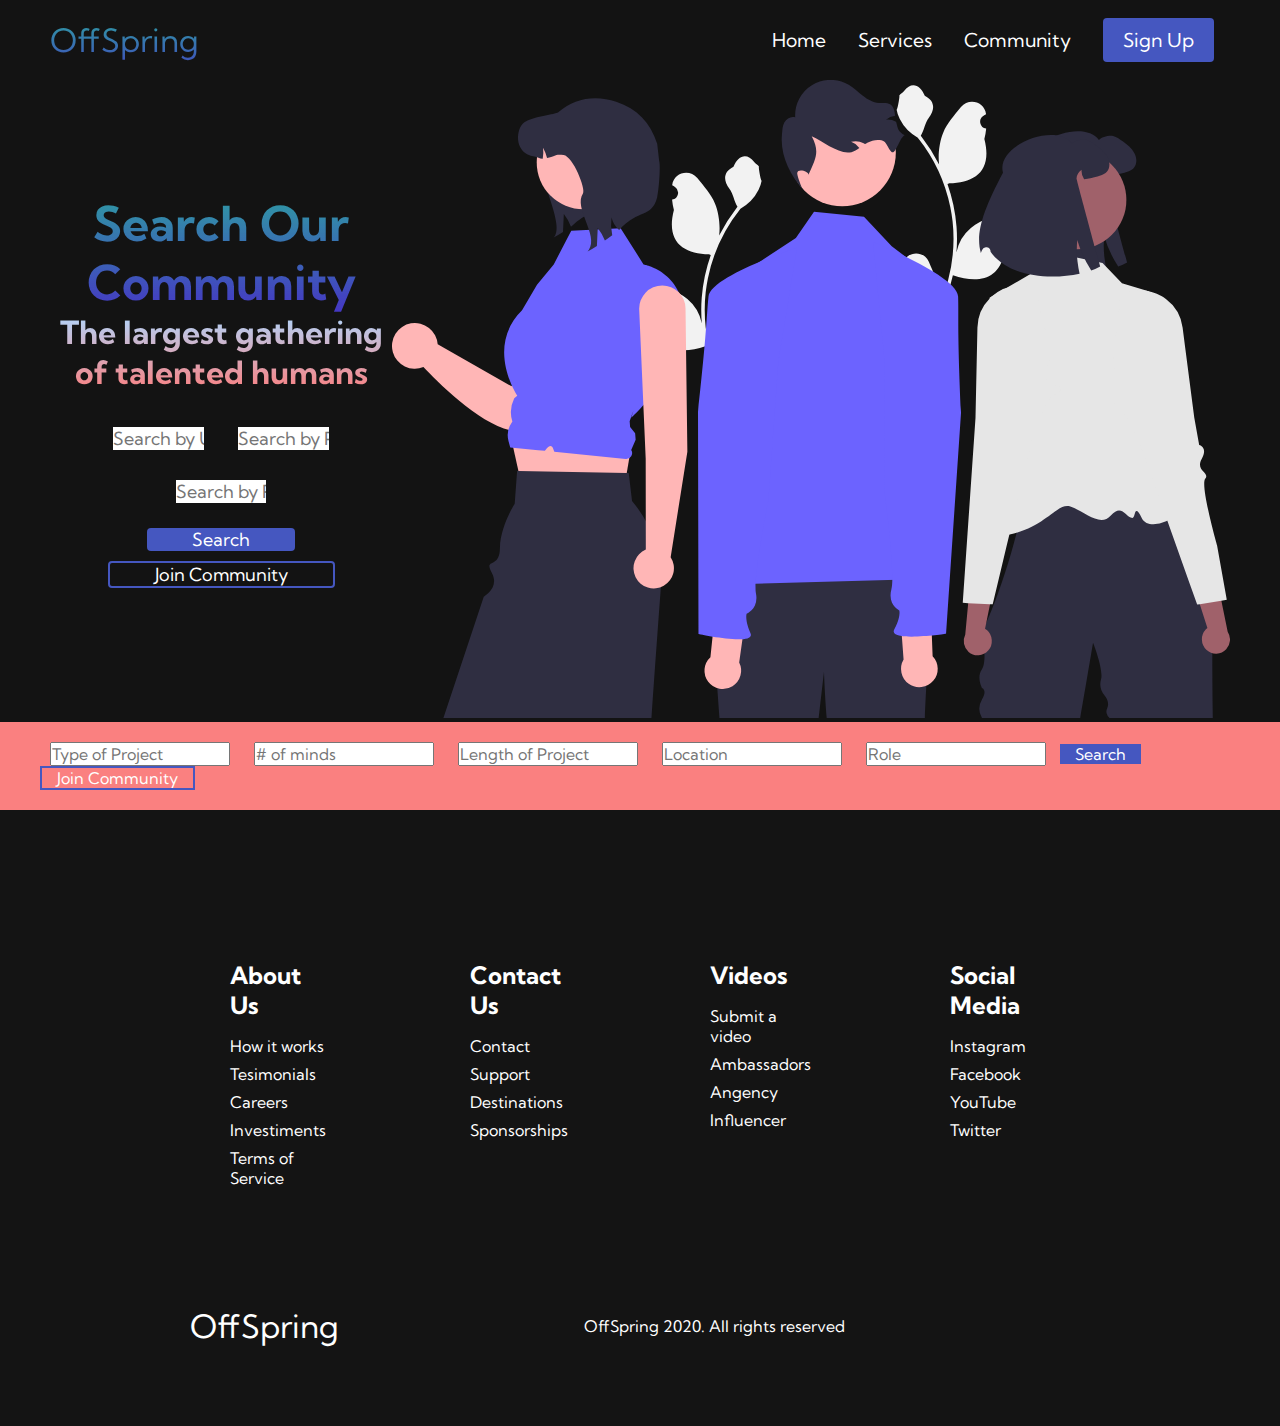
<file: community.html>
<!DOCTYPE html>
<html lang="en">
<head>
    <meta charset="UTF-8">
    <meta http-equiv="X-UA-Compatible" content="IE=edge">
    <meta name="viewport" content="width=device-width, initial-scale=1.0">
    <title>Offspring</title>
    <link rel="stylesheet" href="community.css">
    <link rel="stylesheet" href="java.js">
    <link rel="preconnect" href="https://fonts.googleapis.com"> 
    <link rel="preconnect" href="https://fonts.gstatic.com" crossorigin> 
    <link href="https://fonts.googleapis.com/css2?family=Kumbh+Sans:wght@300;400;500&display=swap" rel="stylesheet">
</head>

<body>
    
        <!--navbar section-->
        <nav class="navbar">
            <div class="navbar__container">
                <a href="index.html" id="navbar__logo">OffSpring</a>
                <div class="navbar__toggle" id="mobile-menu">
                    <span class="bar"></span>
                    <span class="bar"></span>
                    <span class="bar"></span>
                </div>
                <ul class="navbar__menu">
                    <li class="navbar__item">
                        <a href="index.html" class="navbar__links">Home
                        </a>
                    </li>
                    <li class="navbar__item">
                        <a href="services.html" class="navbar__links">Services
                        </a>
                    </li>
                    <li class="navbar__item">
                        <a href="community.html" class="navbar__links">Community
                        </a>
                    </li>
                    <li class="navbar__btn">
                        <a href="signup.html" class="button">Sign Up
                        </a>
                    </li>
                </ul>
            </div>
        </nav>

        <div class="header">
            <div class="header__container">
                <div class="header__content">
                    <h1>Search Our Community</h1>
                    <h2>The largest gathering of talented humans </h2>
                    <form class="headsearch" action="">
                        <div class="searchbox">
                        <input type="text" placeholder="Search by UserName">
                        <input type="text" placeholder="Search by Project Type">
                        <input type="text" placeholder="Search by Role">
                    </div>
                    <div class="search__btns">
                        <button type="submit" class="searchbtn"><a href="/"> Search</a></button>
                        <button type="button" class="joinbtn"><a href="/"> Join Community</a></button>
                    </div>
                    </form>
                </div>

                <div class="header__img">
                    <img src="images/undraw_people_re_8spw.svg" alt="people">
                </div>
            </div>

            <div class="header__filterbar">
                <div class="filter__container">
                    <form class="filter__form" action="">
                        <input type="text" placeholder="Type of Project">
                        <input type="text" placeholder="# of minds">
                        <input type="text" placeholder="Length of Project">
                        <input type="text" placeholder="Location">
                        <input type="text" placeholder="Role">
                        <button type="submit" class="searchbtn"><a href=""> Search</a></button>
                        <button type="button" class="joinbtn"><a href="">Join Community</a></button>
                    </form>
                </div>
            </div>















        </div>

   



<!--Footer Section-->

<div class="footer__container">
    <div class="footer__links">
        <div class="footer__link--wrapper">
            <div class="footer__link--items">
                <h2>About Us</h2>
                <a href="/">How it works</a>
                <a href="/">Tesimonials</a>
                <a href="/">Careers</a>
                <a href="/">Investiments</a>
                <a href="/">Terms of Service</a>
            </div>
            <div class="footer__link--items">
                <h2>Contact Us</h2>
                <a href="/">Contact</a>
                <a href="/">Support</a>
                <a href="/">Destinations</a>
                <a href="/">Sponsorships</a>
            </div>
        </div>
        <div class="footer__link--wrapper">
            <div class="footer__link--items">
                <h2>Videos</h2>
                <a href="/">Submit a video</a>
                <a href="/">Ambassadors</a>
                <a href="/">Angency</a>
                <a href="/">Influencer</a>
            </div>
            <div class="footer__link--items">
                <h2>Social Media</h2>
                <a href="/">Instagram</a>
                <a href="/">Facebook</a>
                <a href="/">YouTube</a>
                <a href="/">Twitter</a>
            </div>
        </div>
    </div>

    <div class="social__media">
        <div class="social__media--wrap">
            <div class="footer__logo">
                <a href="/" id="footer__logo"><i class="fas faa-gem"></i>OffSpring</a>
            </div>
            <p class="website__rights">OffSpring 2020. All rights reserved</p>
            <div class="social__icon">
                <a href="/" class="social__icon--link" target="_blank">
                    <i class="fab fa-facebook"></i>
                </a>
                <a href="/" class="social__icon--link" target="_blank">
                    <i class="fab fa-instagram"></i>
                </a>
                <a href="/" class="social__icon--link" target="_blank">
                    <i class="fab fa-YouTube"></i>
                </a>
                <a href="/" class="social__icon--link" target="_blank">
                    <i class="fab fa-Twitter"></i>
                </a>
            </div>
        </div>
    </div>
</div>




</body>
</file>
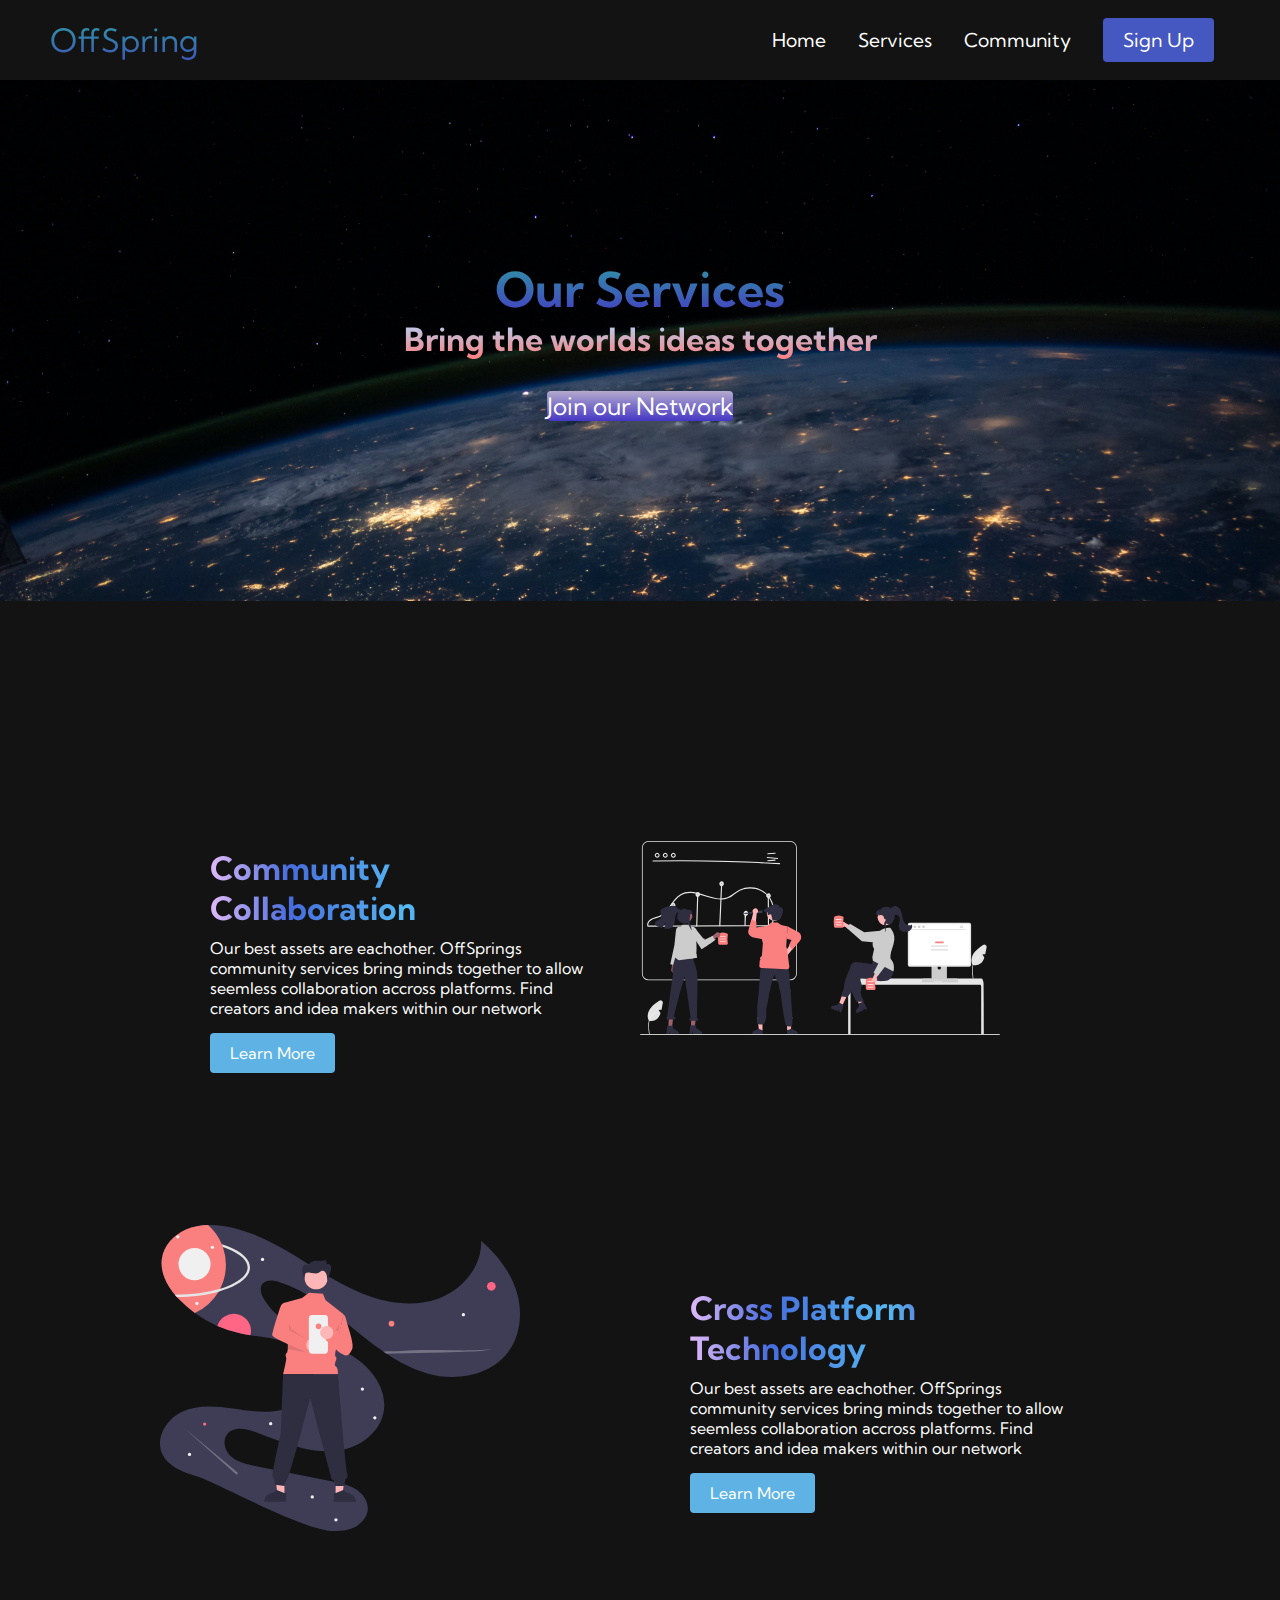
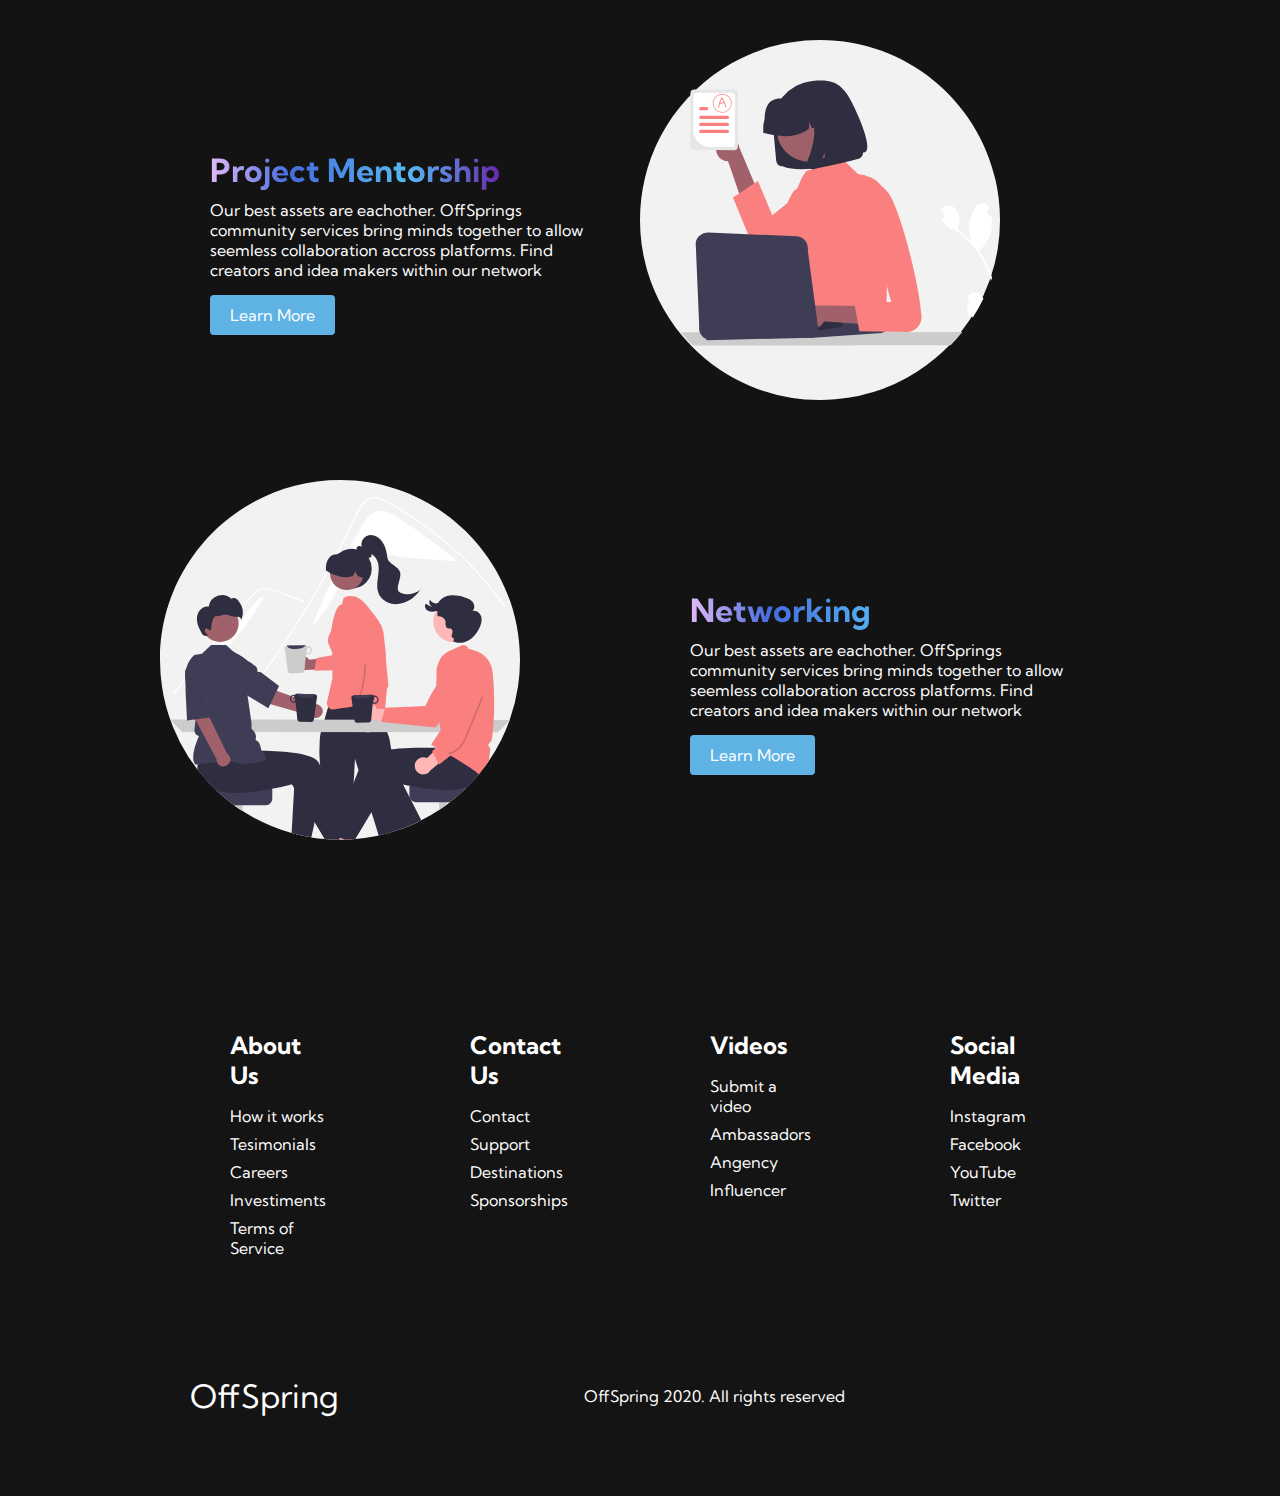
<file: services.html>
<!DOCTYPE html>
<html lang="en">
<head>
    <meta charset="UTF-8">
    <meta http-equiv="X-UA-Compatible" content="IE=edge">
    <meta name="viewport" content="width=device-width, initial-scale=1.0">
    <title>Offspring</title>
    <link rel="stylesheet" href="services.css">
    <link rel="stylesheet" href="java.js">
    <link rel="preconnect" href="https://fonts.googleapis.com"> 
    <link rel="preconnect" href="https://fonts.gstatic.com" crossorigin> 
    <link href="https://fonts.googleapis.com/css2?family=Kumbh+Sans:wght@300;400;500&display=swap" rel="stylesheet">
</head>

<body>
    
        <!--navbar section-->
        <nav class="navbar">
            <div class="navbar__container">
                <a href="index.html" id="navbar__logo">OffSpring</a>
                <div class="navbar__toggle" id="mobile-menu">
                    <span class="bar"></span>
                    <span class="bar"></span>
                    <span class="bar"></span>
                </div>
                <ul class="navbar__menu">
                    <li class="navbar__item">
                        <a href="index.html" class="navbar__links">Home
                        </a>
                    </li>
                    <li class="navbar__item">
                        <a href="services.html" class="navbar__links">Services
                        </a>
                    </li>
                    <li class="navbar__item">
                        <a href="community.html" class="navbar__links">Community
                        </a>
                    </li>
                    <li class="navbar__btn">
                        <a href="signup.html" class="button">Sign Up
                        </a>
                    </li>
                </ul>
            </div>
        </nav>

        <main>

            <div class="hero__container">
                <div class="hero__content">
                   
                    <div class="main__content">
                        
                        <h1>Our Services</h1>
                        <h2>Bring the worlds ideas together</h2>
                    
                        <button class="main__btn"> <a href="/">Join our Network</a></button>
                    </div>
                </div>
            </div>

        
            <div class="services__container">

                <div class="services__card">

                    <div class="services__main--container">
                    <h1>Community Collaboration</h1>
                    <p>Our best assets are eachother. OffSprings community services bring minds together
                        to allow seemless collaboration accross platforms. Find creators and idea makers 
                        within our network   </p>
                        <button class="services__btn"><a href="/">Learn More</a></button>
                    </div>

                        <div class="services__img--card">
                            <img src="images/undraw_team_collaboration_re_ow29.svg" alt="pic" id="main__img">
                        </div>

                </div>

                <div class="services__card">

                    <div class="services__img--card">
                        <img src="images/undraw_lost_online_re_upmy.svg" alt="pic" id="main__img">
                    </div>

                    <div class="services__main--container">
                    <h1>Cross Platform Technology</h1>
                    <p>Our best assets are eachother. OffSprings community services bring minds together
                        to allow seemless collaboration accross platforms. Find creators and idea makers 
                        within our network   </p>
                        <button class="services__btn"><a href="/">Learn More</a></button>
                    </div> 

                </div>

                <div class="services__card">

                    <div class="services__main--container">
                    <h1>Project Mentorship</h1>
                    <p>Our best assets are eachother. OffSprings community services bring minds together
                        to allow seemless collaboration accross platforms. Find creators and idea makers 
                        within our network   </p>
                        <button class="services__btn"><a href="/">Learn More</a></button>
                    </div>

                        <div class="services__img--card">
                            <img src="images/undraw_teacher_re_sico.svg" alt="pic" id="main__img">
                        </div>

                </div>

                <div class="services__card">

                    <div class="services__img--card">
                        <img src="images/undraw_conversation_re_c26v.svg" alt="pic" id="main__img">
                    </div>

                    <div class="services__main--container">
                    <h1>Networking</h1>
                    <p>Our best assets are eachother. OffSprings community services bring minds together
                        to allow seemless collaboration accross platforms. Find creators and idea makers 
                        within our network   </p>
                        <button class="services__btn"><a href="/">Learn More</a></button>
                    </div>

                </div>
            </div>
      
       

            <!--Footer Section-->

<div class="footer__container">
    <div class="footer__links">
        <div class="footer__link--wrapper">
            <div class="footer__link--items">
                <h2>About Us</h2>
                <a href="/">How it works</a>
                <a href="/">Tesimonials</a>
                <a href="/">Careers</a>
                <a href="/">Investiments</a>
                <a href="/">Terms of Service</a>
            </div>
            <div class="footer__link--items">
                <h2>Contact Us</h2>
                <a href="/">Contact</a>
                <a href="/">Support</a>
                <a href="/">Destinations</a>
                <a href="/">Sponsorships</a>
            </div>
        </div>
        <div class="footer__link--wrapper">
            <div class="footer__link--items">
                <h2>Videos</h2>
                <a href="/">Submit a video</a>
                <a href="/">Ambassadors</a>
                <a href="/">Angency</a>
                <a href="/">Influencer</a>
            </div>
            <div class="footer__link--items">
                <h2>Social Media</h2>
                <a href="/">Instagram</a>
                <a href="/">Facebook</a>
                <a href="/">YouTube</a>
                <a href="/">Twitter</a>
            </div>
        </div>
    </div>

    <div class="social__media">
        <div class="social__media--wrap">
            <div class="footer__logo">
                <a href="/" id="footer__logo"><i class="fas faa-gem"></i>OffSpring</a>
            </div>
            <p class="website__rights">OffSpring 2020. All rights reserved</p>
            <div class="social__icon">
                <a href="/" class="social__icon--link" target="_blank">
                    <i class="fab fa-facebook"></i>
                </a>
                <a href="/" class="social__icon--link" target="_blank">
                    <i class="fab fa-instagram"></i>
                </a>
                <a href="/" class="social__icon--link" target="_blank">
                    <i class="fab fa-YouTube"></i>
                </a>
                <a href="/" class="social__icon--link" target="_blank">
                    <i class="fab fa-Twitter"></i>
                </a>
            </div>
        </div>
    </div>
</div>
           

    
                


</body>
</file>
<file: community.css>
* {
    box-sizing: border-box;
    margin: 0;
    padding: 0;
    font-family: "Kumbh Sans", sans-serif;
}

@import url('https://fonts.googleapis.com/css2?family=Kumbh+Sans:wght@300;400;500&display=swap');

.navbar {
    background: #131313;
    height: 80px;
    display: flex;
    justify-content: center;
    align-items: center;
    font-size: 1.2rem;
    position: sticky;
    top: 0;
    z-index: 999;
}

.navbar__container {
    display: flex;
    justify-content: space-between;
    height: 80px;
    z-index: 1;
    width: 100%;
    max-width: 1300px;
    margin: 0 auto;
    padding: 0 50px;
}

#navbar__logo{
    background-color: #2cd8b3;
    background-image: linear-gradient(to top, #4537c4 0%, #34138050 100%);
    background-size: 100%;
    -webkit-background-clip: text;
    -moz-background-clip: text;
    -webkit-text-fill-color: transparent;
    -moz-text-fill-color: transparent;
    margin-top: 20px;
    align-items: center;
    cursor: pointer;
    text-decoration: none;
    font-size: 2rem;
}

.fa-gem {
    margin-right: 0.5rem;
}

.navbar__menu {
    display: flex;
    align-items: center;
    list-style: none;
    text-align: center;
}

.navbar__item {
    height: 80px;
}

.navbar__links {
    color: white;
    display: flex;
    align-items: center;
    justify-content: center;
    text-decoration: none;
    padding: 0 1rem;
    height: 100%;
    cursor: pointer;
}

.navbar__btn {
   display: flex;
   justify-content: center;
   align-items: center;
   padding: 0 1rem;
   width: 100%; 
}

.button {
    display: flex;
    justify-content: center;
    align-items: center;
    text-decoration: none;
    padding: 10px 20px;
    height: 100%;
    width: 100%;
    border: none;
    outline: none;
    border-radius: 4px;
    background: #4557c0;
    color: white;
    cursor: pointer;
}

.navbar__links:hover {
    color: #2cd8b3;
    transition: 0.3s ease;
}

.button:hover {
    background: #2cd8b3;
    transition: all 0.3s ease;
}

/*Same classes but for small screen*/

@media screen and (max-width: 960px) {
    .navbar__container {
        display: flex;
        justify-content: space-between;
        height: 80px;
        z-index: 1;
        width: 100%;
        max-width: 1300px;
        padding: 0;
    }

    .navbar__menu {
        display: grid;
        grid-template-columns: auto;
        margin: 0;
        width: 100%;
        position: absolute;
        top: -1000px;
        opacity: 0;
        transition: all 0.5s ease;
        height: 50vh;
        z-index: -1; /*so that button ativates*/
        background: #131313;
    }

    .navbar__menu.active {
        background: #131313;
        top: 100%;
        opacity: 1;
        transition: all 0.5s ease;
        z-index: 99;
        height: 50vh;
        font-size: 1.6rem;
    }
    
    #navbar__logo {
        padding-left: 25px;
    }

    .navbar__toggle .bar {
        width: 25px;
        height: 3px;
        margin: 5px auto;
        transition: all 0.3s ease-in-out;
        background: #fff;
    }

    .navbar__item {
       width: 100%; 
    }

    .navbar__links {
        text-align: center;
        padding: 2rem;
        width: 100%;
        display: table;
    }

    #mobile-menu {
        position: absolute;
        top: 20%;
        right: 5%;
        transform: translate(5%, 20%);
    }

    .navbar__btn {
        padding-bottom: 2rem;
    }

    .button {
        display: flex;
        justify-content: center;
        align-items: center;
        width: 80%;
        height: 80px;
        margin: 0;
    }

    .navbar__toggle .bar {
        display: block;
        cursor: pointer;
    }

    #mobile-menu.is-active .bar:nth-child(2) {
        opacity: 0;
    }
    #mobile-menu.is-active .bar:nth-child(1) {
        transform: translate(8px) rotate(45deg);
    }
    #mobile-menu.is-active .bar:nth-child(3) {
        transform: translate(-8px) rotate(-45deg);
    }
}

/* header section */

.header{
    background-color: #131313;
}

.header__container{
    display: grid;
    grid-template-columns: 1fr 1fr;
    align-items: center;
    justify-content: center;
    text-align: center;
    margin: auto 50px;
    position: relative;
}

.header__img{
    width: ;
}

.headsearch{
   justify-content: center;
   margin: 20px;
  

}

.header__content h1 {
    font-size: 3rem;
    background-color: #2cd8b3;
    background-image: linear-gradient(to top, #4537c4 0%, #34138050 100%);
    background-size: 100%;
    -webkit-background-clip: text;
    -moz-background-clip: text;
    -webkit-text-fill-color: transparent;
    -moz-text-fill-color: transparent;
}

.header__content h2{
    font-size: 2rem;
    background-color: #c55d5a;
    background-image: linear-gradient(to top, #fa8080 0%, rgb(174, 216, 255) 100%);
    background-size: 100%; 
    -webkit-background-clip: text;
    -moz-background-clip: text;
    -webkit-text-fill-color: transparent;
    -moz-text-fill-color: transparent;
}

.headsearch input{
    margin: 15px;
    width: 30%;
    font-size: 18px;
    border-style: none;
    
}

.headsearch button{
    font-size: 18px;
    border-radius: 4px;
    margin-top: 10px;
    padding: 5px auto;
    

    
}

.searchbtn{
    background-color: #4557c0;
    border-style: none;
}

.joinbtn{
   border: 2px solid #4557c0;
    background-color: transparent;

}

.search__btns a{
    text-align: center;
    margin: 40px;
    padding: 5px;
    text-decoration: none;
    color: white;

}

.header__filterbar {
    padding: 20px;
    background-color: #fa8080;

}

.filter__container{
   
}

.filter__form{
    margin: auto 20px;
}

.filter__form input{
    margin: auto 10px;
    width: 15%;
    font-size: 16px;
}

.filter__form button{
    font-size: ;
}

.filter__form a{
    text-align: center;
    margin: 10px;
    padding: 5px;
    text-decoration: none;
    color: white;
    font-size: 16px;

}



 
























/*footer css*/

.footer__container{
    background-color: #141414;
    padding: 5rem 0;
    display: flex;
    flex-direction: column;
    justify-content: center;
    align-items: center;
}

#footer__logo{
    color: #fff;
    display: flex;
    align-items: center;
    cursor: pointer;
    text-decoration: none;
    font-size: 2rem;
}

.footer__link--wrapper{
    display: flex;
}

.footer__links{
    display: flex;
    flex-direction: row;
}

.footer__link--items{
    display: flex;
    flex-direction: column;
    align-items: flex-start;
    margin: 70px;
    text-align: left;
    width: 100px;
    box-sizing: border-box;
}

.footer__link--items h2{
    margin-bottom: 16px;
}

.footer__link--items > h2{
    color: #fff;
}

.footer__link--items a{
    color: #fff;
    text-decoration: none;
    margin-bottom: 0.5rem;
}

.footer__link--items a:hover{
    color: rgb(52, 126, 187);
    transition: 0.3s ease-out;
}

/*social icons*/

.social__icon--link{
    color: #fff;
    font-size: 20px;
}

.social__media{
    max-width: 1000px;
    width: 100%;
}

.social__media--wrap{
    display: flex;
    justify-content: space-between;
    align-items: center;
    width: 90%;
    max-width: 1000px;
    margin: 40px auto 0 auto;
}
.social__icons{
    display: flex;
    justify-content: space-between;
    align-items: center;
    width: 240px;
}

.social__logo{
    color: #fff;
    justify-self: flex-start;
    margin-left: 20px;
    cursor: pointer;
    text-decoration: none;
    font-size: 2rem;
    display: flex;
    align-items: center;
    margin-bottom: 16px;
}

.website__rights{
    color: #fff;
}

@media  and (max-width: 820px) {
    .footer__links{
        padding-top; 2rem;
    }

    #footer__logo {
        margin-bottom: 2rem;
    }

    .website__rights{
        margin-bottom: 2rem;
    }

    .footer__link--wrapper {
        flex-direction: column;
    }

    .social__media--wrap{
        flex-direction: column;
    }
}

@media screen and (max-width: 480px) {
    .footer__link--items{
        margin: 0;
        padding: 10px;
        width: 100%;
    }
}
</file>
<file: services.css>
* {
    box-sizing: border-box;
    margin: 0;
    padding: 0;
    font-family: "Kumbh Sans", sans-serif;
    
}

@import url('https://fonts.googleapis.com/css2?family=Kumbh+Sans:wght@300;400;500&display=swap');

.navbar {
    background: #131313;
    height: 80px;
    display: flex;
    justify-content: center;
    align-items: center;
    font-size: 1.2rem;
    position: sticky;
    top: 0;
    z-index: 999;
}

.navbar__container {
    display: flex;
    justify-content: space-between;
    height: 80px;
    z-index: 1;
    width: 100%;
    max-width: 1300px;
    margin: 0 auto;
    padding: 0 50px;
}

#navbar__logo{
    background-color: #2cd8b3;
    background-image: linear-gradient(to top, #4537c4 0%, #34138050 100%);
    background-size: 100%;
    -webkit-background-clip: text;
    -moz-background-clip: text;
    -webkit-text-fill-color: transparent;
    -moz-text-fill-color: transparent;
    margin-top: 20px;
    align-items: center;
    cursor: pointer;
    text-decoration: none;
    font-size: 2rem;
}

.fa-gem {
    margin-right: 0.5rem;
}

.navbar__menu {
    display: flex;
    align-items: center;
    list-style: none;
    text-align: center;
}

.navbar__item {
    height: 80px;
}

.navbar__links {
    color: white;
    display: flex;
    align-items: center;
    justify-content: center;
    text-decoration: none;
    padding: 0 1rem;
    height: 100%;
    cursor: pointer;
}

.navbar__btn {
   display: flex;
   justify-content: center;
   align-items: center;
   padding: 0 1rem;
   width: 100%; 
}

.button {
    display: flex;
    justify-content: center;
    align-items: center;
    text-decoration: none;
    padding: 10px 20px;
    height: 100%;
    width: 100%;
    border: none;
    outline: none;
    border-radius: 4px;
    background: #4557c0;
    color: white;
    cursor: pointer;
}

.navbar__links:hover {
    color: #2cd8b3;
    transition: 0.3s ease;
}

.button:hover {
    background: #2cd8b3;
    transition: all 0.3s ease;
}

/*Same classes but for small screen*/

@media screen and (max-width: 960px) {
    .navbar__container {
        display: flex;
        justify-content: space-between;
        height: 80px;
        z-index: 1;
        width: 100%;
        max-width: 1300px;
        padding: 0;
    }

    .navbar__menu {
        display: grid;
        grid-template-columns: auto;
        margin: 0;
        width: 100%;
        position: absolute;
        top: -1000px;
        opacity: 0;
        transition: all 0.5s ease;
        height: 50vh;
        z-index: -1; /*so that button ativates*/
        background: #131313;
    }

    .navbar__menu.active {
        background: #131313;
        top: 100%;
        opacity: 1;
        transition: all 0.5s ease;
        z-index: 99;
        height: 50vh;
        font-size: 1.6rem;
    }
    
    #navbar__logo {
        padding-left: 25px;
    }

    .navbar__toggle .bar {
        width: 25px;
        height: 3px;
        margin: 5px auto;
        transition: all 0.3s ease-in-out;
        background: #fff;
    }

    .navbar__item {
       width: 100%; 
    }

    .navbar__links {
        text-align: center;
        padding: 2rem;
        width: 100%;
        display: table;
    }

    #mobile-menu {
        position: absolute;
        top: 20%;
        right: 5%;
        transform: translate(5%, 20%);
    }

    .navbar__btn {
        padding-bottom: 2rem;
    }

    .button {
        display: flex;
        justify-content: center;
        align-items: center;
        width: 80%;
        height: 80px;
        margin: 0;
    }

    .navbar__toggle .bar {
        display: block;
        cursor: pointer;
    }

    #mobile-menu.is-active .bar:nth-child(2) {
        opacity: 0;
    }
    #mobile-menu.is-active .bar:nth-child(1) {
        transform: translate(8px) rotate(45deg);
    }
    #mobile-menu.is-active .bar:nth-child(3) {
        transform: translate(-8px) rotate(-45deg);
    }
}

/*Hero Section*/

.hero__container{
    position: absolute;
    width: 100%;
    height: 100%;
    overflow: hidden;
    align-items: center;
    justify-content: center;
    justify-self: center;
    z-index: 1000;
    object-fit: cover;
    
}




.main__content{
    position: absolute;
    color: #fff;
    background-image: url("images/nasa-Q1p7bh3SHj8-unsplash.jpg");
    background-repeat: no-repeat;
    background-size: cover;
    width: 100vw;
    /*height: 40vw; messed up and made section hide under gero*/
    text-align: center;
    padding: 20vh;    
}


.main__content h1 {
    font-size: 3rem;
    background-color: #2cd8b3;
    background-image: linear-gradient(to top, #4537c4 0%, #34138050 100%);
    background-size: 100%;
    -webkit-background-clip: text;
    -moz-background-clip: text;
    -webkit-text-fill-color: transparent;
    -moz-text-fill-color: transparent;
}

.main__content h2 {
    font-size: 2rem;
    background-color: #c55d5a;
    background-image: linear-gradient(to top, rgb(250, 128, 128) 0%, rgb(174, 216, 255) 100%);
    background-size: 100%; 
    -webkit-background-clip: text;
    -moz-background-clip: text;
    -webkit-text-fill-color: transparent;
    -moz-text-fill-color: transparent;  
}

.main__btn {
    font-size: 1.5rem;
    background-image: linear-gradient(to top, #4537c4 0%, #34138050 100%);
     
    border: none;
    border-radius: 4px;
    color: #fff;
    margin-top: 2rem;
    cursor: pointer;
    position: relative;
    transition: all 0.35s;
    outline: none;
}

.main__btn a {
    position: relative;
    z-index: 2;
    color: #fff;
    text-decoration: none;
}

.main__btn:after {
    position: absolute;
    content: '';
    top: 0;
    left: 0;
    width: 0;
    height: 100%;
    background: #fa8080;
    transition: all 0.35s;
    border-radius: 4px;
}

.main__btn:hover {
    color: #fff;
}

.main__btn:hover:after {
    width: 100%;
}

.services__container{
    display: flex;           /*fixed white space content and footer*/
    flex-wrap: wrap;
    padding-top: 40rem;
    width: 100%;
    align-items: center;
    justify-content: center;
    justify-self: center;
    z-index: 99;
    background: #131313;
   
    

    
}

.services__card{
    display: grid;
    grid-template-columns: 1fr 1fr;
    position: relative;
    align-items: center;
    justify-content: center;
    justify-self: center;
    margin: 40px auto;
    height: 40vh;
    z-index: 99;
    /*padding: 20px 50px;*/
    width: 75%;
    top: auto;
   
   
}

.services__main--container{
   display: block;
   margin: 50px;
   
  

}

.services__img--card img{
    width: 40vh;
}

.services__main--container h1{
    background-color: #5eb3e4;
    background-image: linear-gradient( to right, #5eb3e4 0%, #e1baf8 0%, #466cdd 21%, #56baf3 52%, #6a1ea8 78%, #630e85 100%);
    -webkit-background-clip: text;
    -moz-background-clip: text;
    -webkit-text-fill-color: transparent;
    -moz-text-fill-color: transparent;
}

.services__main--container p{
   /* top: 350px; */
    left: 30px;
    font-size: 1rem;
    color: #fff;
    padding-bottom: 5px;
    margin: 10px 0px;
    
}

.services__btn{
    color: #fff;
    padding: 10px 20px;
    border: none;
    outline: none;
    border-radius: 4px;
    background: #5eb3e4;
    position: absolute;
    font-size: 1rem;
    cursor: pointer;
}

.services__btn a{
    text-decoration: none;
    text-align: center;
    justify-content: center;
    color: #fff;
    
    
}

.services__btn:hover{
    transform: scale(1.075);
    transition: 0.2s ease-in;
    cursor: pointer;
    background-color: #fa8080;
}


@media screen and (max-width: 960px) {
  

    .services h1{
        font-size: 2rem;
        margin-top: 12rem;
    }

    .services__img--card img{
        width: 30vh;
    }
}

@media screen and (max-width: 400px) {
   

    .services h1{
        font-size: 1.2rem;
    }

    .services__card {
        width: 300px;
    }

    .services__img--card img{
        width: 30vh;
    }
}





/*footer css*/

.footer__container{
    background-color: #141414;
    padding: 5rem 0;
    display: flex;
    flex-direction: column;
    justify-content: center;
    align-items: center;
    position: relative;
   /* top: -50px;*/
    
    
    
}

#footer__logo{
    color: #fff;
    display: flex;
    align-items: center;
    cursor: pointer;
    text-decoration: none;
    font-size: 2rem;
}
 
.footer__link--wrapper{
    display: flex;
}

.footer__links{
    display: flex;
    flex-direction: row;
}

.footer__link--items{
    display: flex;
    flex-direction: column;
    align-items: flex-start;
    margin: 70px;
    text-align: left;
    width: 100px;
    box-sizing: border-box;
}

.footer__link--items h2{
    margin-bottom: 16px;
}

.footer__link--items > h2{
    color: #fff;
}

.footer__link--items a{
    color: #fff;
    text-decoration: none;
    margin-bottom: 0.5rem;
}

.footer__link--items a:hover{
    color: rgb(52, 126, 187);
    transition: 0.3s ease-out;
}

/*social icons*/

.social__icon--link{
    color: #fff;
    font-size: 20px;
}

.social__media{
    max-width: 1000px;
    width: 100%;
}

.social__media--wrap{
    display: flex;
    justify-content: space-between;
    align-items: center;
    width: 90%;
    max-width: 1000px;
    margin: 40px auto 0 auto;
}
.social__icons{
    display: flex;
    justify-content: space-between;
    align-items: center;
    width: 240px;
}

.social__logo{
    color: #fff;
    justify-self: flex-start;
    margin-left: 20px;
    cursor: pointer;
    text-decoration: none;
    font-size: 2rem;
    display: flex;
    align-items: center;
    margin-bottom: 16px;
}

.website__rights{
    color: #fff;
}

@media  and (max-width: 820px) {
    .footer__links{
        padding-top; 2rem;
    }

    #footer__logo {
        margin-bottom: 2rem;
    }

    .website__rights{
        margin-bottom: 2rem;
    }

    .footer__link--wrapper {
        flex-direction: column;
    }

    .social__media--wrap{
        flex-direction: column;
    }
}

@media screen and (max-width: 480px) {
    .footer__link--items{
        margin: 0;
        padding: 10px;
        width: 100%;
    }
}


/*
.services__container{
    background: #141414;
    display: flex;
    flex-direction: column;
    align-items: center;
    height: 100%;
    position: relative;
    width: 100%;
    top: 500px;
    
}

.services__card {
    display: grid;
    grid-template-columns: 1fr 1fr;
    position: relative;
    align-items: center;
    justify-content: center;
    justify-self: center;
    margin: 0 auto;
    height: 40vh;
    z-index: 99;
    max-width: 1300px;
    padding: 0 50px;
    top: auto;
    background: #131313;
 }

 

.services__img--card img{
    width: 50vh;
   
}

.services__main--container h1{
    background-color: #5eb3e4;
    background-image: linear-gradient( to right, #5eb3e4 0%, #e1baf8 0%, #466cdd 21%, #56baf3 52%, #6a1ea8 78%, #630e85 100%);
    -webkit-background-clip: text;
    -moz-background-clip: text;
    -webkit-text-fill-color: transparent;
    -moz-text-fill-color: transparent;
}

.services__main--container p{
    top: 350px;
    left: 30px;
    font-size: 1rem;
    color: #fff;
    padding-bottom: 10px;
    margin: 10px 0px;
    
}

.services__btn{
    color: #fff;
    padding: 10px 20px;
    border: none;
    outline: none;
    border-radius: 4px;
    background: #5eb3e4;
    position: absolute;
    font-size: 1rem;
    cursor: pointer;
}

.services__btn a{
    text-decoration: none;
    text-align: center;
    justify-content: center;
    color: #fff;
    
    
}

.services__btn:hover{
    transform: scale(1.075);
    transition: 0.2s ease-in;
    cursor: pointer;
    background-color: #fa8080;
}


@media screen and (max-width: 960px) {
    .services__container {
        height: 1600px;
    }

    .services h1{
        font-size: 2rem;
        margin-top: 12rem;
    }
}

@media screen and (max-width: 400px) {
    .services__container {
        height: 1400px;
    }

    .services h1{
        font-size: 1.2rem;
    }

    .services__card {
        width: 300px;
    }
} */
</file>
